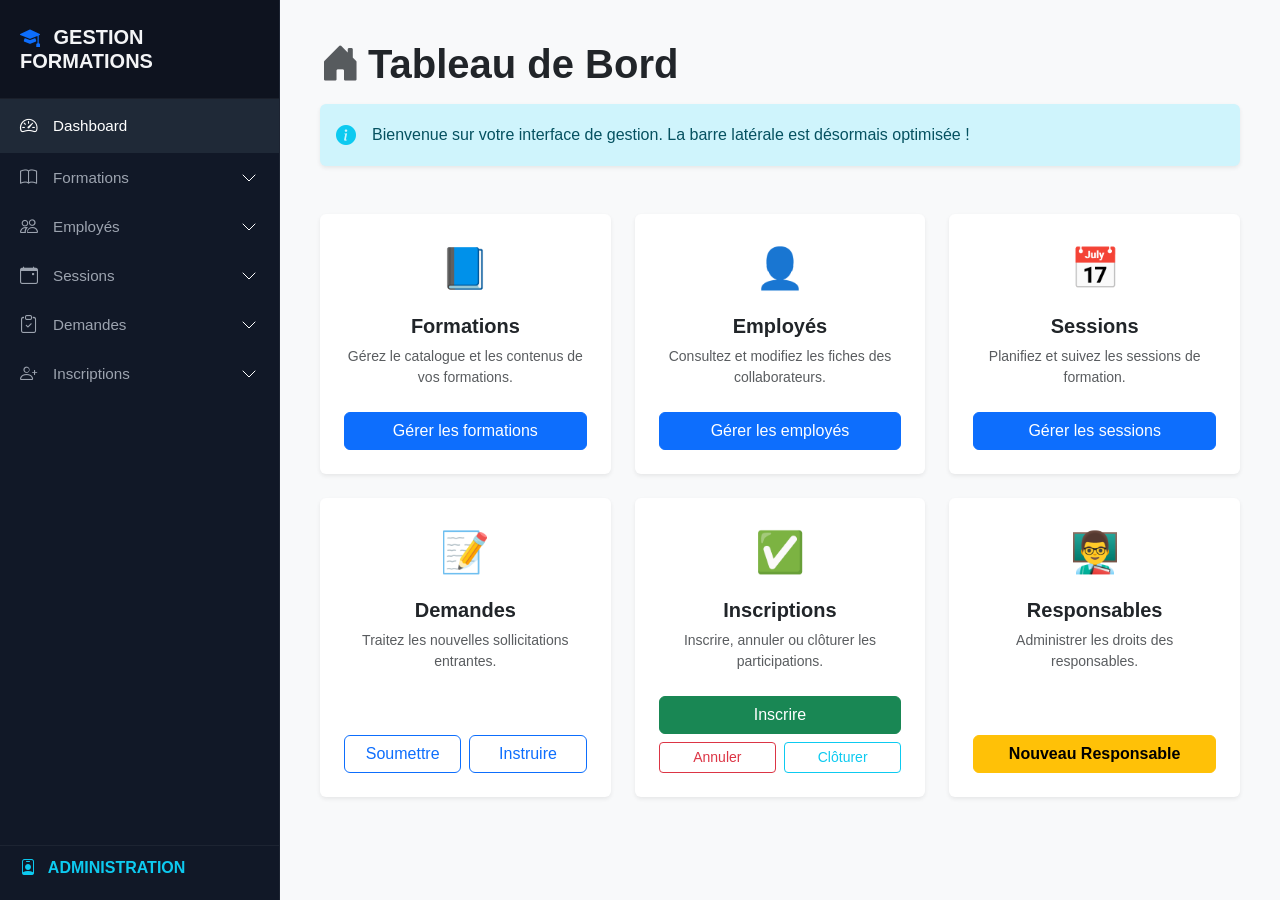
<file: frontend/index.html>
<!DOCTYPE html>
<html lang="fr">

<head>
    <meta charset="UTF-8">
    <meta name="viewport" content="width=device-width, initial-scale=1">
    <title>Dashboard - Gestion de Formation</title>

    <link href="https://cdn.jsdelivr.net/npm/bootstrap@5.3.2/dist/css/bootstrap.min.css" rel="stylesheet">
    <link rel="stylesheet" href="https://cdn.jsdelivr.net/npm/bootstrap-icons@1.11.1/font/bootstrap-icons.css">

    <style>
        :root {
            --sidebar-bg: #111827; /* Bleu nuit très foncé */
            --sidebar-hover: #1f2937;
            --accent-color: #3b82f6; /* Bleu vif */
        }

        body { font-family: 'Segoe UI', Tahoma, Geneva, Verdana, sans-serif; }

        /* ✅ SIDEBAR AMÉLIORÉE */
        #sidebar {
            width: 280px;
            min-height: 100vh;
            background: var(--sidebar-bg);
            position: fixed;
            color: #f3f4f6;
            padding: 0;
            z-index: 1050;
            transition: all 0.3s cubic-bezier(0.4, 0, 0.2, 1);
            border-right: 1px solid rgba(255,255,255,0.05);
        }

        .sidebar-header {
            padding: 25px 20px;
            background: rgba(0,0,0,0.2);
            border-bottom: 1px solid rgba(255,255,255,0.05);
        }

        /* Liens de menu simples (ex: Dashboard) */
        .sidebar-link {
            display: flex;
            align-items: center;
            padding: 14px 20px;
            color: #9ca3af !important;
            text-decoration: none;
            font-size: 0.95rem;
            font-weight: 500;
            transition: 0.2s;
        }

        .sidebar-link i {
            margin-right: 15px;
            font-size: 1.1rem;
        }

        .sidebar-link:hover, .sidebar-link.active {
            color: white !important;
            background: var(--sidebar-hover);
        }

        /* Style des boutons d'accordéon (menus déroulants) */
        #sidebar .accordion-item {
            background: transparent !important;
            border: none;
        }

        #sidebar .accordion-button {
            background: transparent !important;
            color: #9ca3af !important;
            padding: 14px 20px;
            font-size: 0.95rem;
            font-weight: 500;
            box-shadow: none !important;
            transition: 0.2s;
        }

        #sidebar .accordion-button i {
            margin-right: 15px;
            font-size: 1.1rem;
        }

        #sidebar .accordion-button:not(.collapsed) {
            color: white !important;
            background: var(--sidebar-hover) !important;
        }

        #sidebar .accordion-button::after {
            filter: brightness(0) invert(1); /* Flèche en blanc */
            transform: scale(0.8);
        }

        #sidebar .accordion-button:hover {
            color: white !important;
            background: var(--sidebar-hover) !important;
        }

        /* Liens dans l'accordéon */
        #sidebar .accordion-body {
            padding: 5px 0 10px 0;
            background: rgba(0,0,0,0.1);
        }

        #sidebar .accordion-body a {
            color: #9ca3af;
            padding: 10px 20px 10px 50px;
            display: block;
            text-decoration: none;
            font-size: 0.9rem;
            transition: 0.2s;
            position: relative;
        }

        #sidebar .accordion-body a:hover {
            color: white;
            background: rgba(255,255,255,0.05);
        }

        #sidebar .accordion-body a::before {
            content: '';
            position: absolute;
            left: 30px;
            top: 50%;
            width: 4px;
            height: 4px;
            background: #4b5563;
            border-radius: 50%;
            transform: translateY(-50%);
        }

        /* Section Spéciale Administration */
        .nav-special {
            margin-top: auto; /* Pousse vers le bas */
            padding: 10px 20px 20px 20px;
            border-top: 1px solid rgba(255,255,255,0.05);
        }

        /* ✅ CONTENU */
        #content {
            margin-left: 280px;
            width: calc(100% - 280px);
            padding: 40px;
            min-height: 100vh;
            transition: all 0.3s;
        }

        /* Style des cartes d'option */
        .option-card {
            transition: transform 0.2s, box-shadow 0.2s;
            border: none;
        }

        .option-card:hover {
            transform: translateY(-5px);
            box-shadow: 0 10px 20px rgba(0,0,0,0.08) !important;
        }

        /* ✅ MOBILE ADAPTATION */
        @media (max-width: 992px) {
            #sidebar { margin-left: -280px; }
            #content { margin-left: 0; width: 100%; padding: 20px; }
            #sidebar.show { margin-left: 0; }
            .mobile-nav { display: block !important; }
        }

        .mobile-nav {
            display: none;
            background: white;
            padding: 10px 15px;
            border-bottom: 1px solid #ddd;
        }
    </style>
</head>

<body class="bg-light">

<div class="mobile-nav">
    <button class="btn btn-outline-dark btn-sm" onclick="toggleSidebar()">
        <i class="bi bi-list fs-5"></i> Menu
    </button>
</div>

<div class="d-flex">

    <div id="sidebar" class="d-flex flex-column">
        <div class="sidebar-header">
            <h5 class="mb-0 fw-bold"><i class="bi bi-mortarboard-fill me-2 text-primary"></i> GESTION FORMATIONS</h5>
        </div>

        <div class="accordion accordion-flush" id="menuAcc">

            <div class="accordion-item">
                <a href="index.html" class="sidebar-link active">
                    <i class="bi bi-speedometer2"></i> Dashboard
                </a>
            </div>

            <div class="accordion-item">
                <h2 class="accordion-header">
                    <button class="accordion-button collapsed" data-bs-toggle="collapse" data-bs-target="#fm">
                        <i class="bi bi-book"></i> Formations
                    </button>
                </h2>
                <div id="fm" class="accordion-collapse collapse" data-bs-parent="#menuAcc">
                    <div class="accordion-body">
                        <a href="formations/list.html">Liste des formations</a>
                        <a href="formations/add.html">Ajouter une formation</a>
                    </div>
                </div>
            </div>

            <div class="accordion-item">
                <h2 class="accordion-header">
                    <button class="accordion-button collapsed" data-bs-toggle="collapse" data-bs-target="#emp">
                        <i class="bi bi-people"></i> Employés
                    </button>
                </h2>
                <div id="emp" class="accordion-collapse collapse" data-bs-parent="#menuAcc">
                    <div class="accordion-body">
                        <a href="employes/list.html">Annuaire</a>
                        <a href="employes/add.html">Nouveau profil</a>
                    </div>
                </div>
            </div>

            <div class="accordion-item">
                <h2 class="accordion-header">
                    <button class="accordion-button collapsed" data-bs-toggle="collapse" data-bs-target="#ses">
                        <i class="bi bi-calendar-event"></i> Sessions
                    </button>
                </h2>
                <div id="ses" class="accordion-collapse collapse" data-bs-parent="#menuAcc">
                    <div class="accordion-body">
                        <a href="sessions/list.html">Calendrier</a>
                        <a href="sessions/add.html">Créer une session</a>
                    </div>
                </div>
            </div>

            <div class="accordion-item">
                <h2 class="accordion-header">
                    <button class="accordion-button collapsed" data-bs-toggle="collapse" data-bs-target="#dem">
                        <i class="bi bi-clipboard-check"></i> Demandes
                    </button>
                </h2>
                <div id="dem" class="accordion-collapse collapse" data-bs-parent="#menuAcc">
                    <div class="accordion-body">
                        <a href="demandes/create.html">Soumettre</a>
                        <a href="demandes/instruire.html?id=1">Instructions en attente</a>
                    </div>
                </div>
            </div>

            <div class="accordion-item">
                <h2 class="accordion-header">
                    <button class="accordion-button collapsed" data-bs-toggle="collapse" data-bs-target="#ins">
                        <i class="bi bi-person-plus"></i> Inscriptions
                    </button>
                </h2>
                <div id="ins" class="accordion-collapse collapse" data-bs-parent="#menuAcc">
                    <div class="accordion-body">
                        <a href="inscriptions/inscrire.html">Inscrire un agent</a>
                        <a href="inscriptions/annuler.html">Annulations</a>
                        <a href="inscriptions/cloturer.html">Clôture de session</a>
                    </div>
                </div>
            </div>

        </div>

        <div class="nav-special mt-auto">
            <a href="responsables/add.html" class="nav-link text-info small fw-bold text-decoration-none">
                <i class="bi bi-person-badge me-2"></i> ADMINISTRATION
            </a>
        </div>
    </div>

    <div id="content">

        <h1 class="fw-bold mb-3"><i class="bi bi-house-door-fill text-muted me-2"></i>Tableau de Bord</h1>

        <div class="alert alert-info border-0 shadow-sm mb-5 p-3 d-flex align-items-center" role="alert">
            <i class="bi bi-info-circle-fill fs-5 me-3 text-info"></i>
            <div>Bienvenue sur votre interface de gestion. La barre latérale est désormais optimisée !</div>
        </div>

        <div class="row g-4">

            <div class="col-12 col-md-6 col-lg-4">
                <div class="card shadow-sm h-100 option-card text-center border-0">
                    <div class="card-body d-flex flex-column p-4">
                        <div class="fs-1 mb-3">📘</div>
                        <h5 class="card-title fw-bold">Formations</h5>
                        <p class="card-text text-muted small mb-4">Gérez le catalogue et les contenus de vos formations.</p>
                        <div class="mt-auto">
                            <a href="formations/list.html" class="btn btn-primary w-100">Gérer les formations</a>
                        </div>
                    </div>
                </div>
            </div>

            <div class="col-12 col-md-6 col-lg-4">
                <div class="card shadow-sm h-100 option-card text-center border-0">
                    <div class="card-body d-flex flex-column p-4">
                        <div class="fs-1 mb-3">👤</div>
                        <h5 class="card-title fw-bold">Employés</h5>
                        <p class="card-text text-muted small mb-4">Consultez et modifiez les fiches des collaborateurs.</p>
                        <div class="mt-auto">
                            <a href="employes/list.html" class="btn btn-primary w-100">Gérer les employés</a>
                        </div>
                    </div>
                </div>
            </div>

            <div class="col-12 col-md-6 col-lg-4">
                <div class="card shadow-sm h-100 option-card text-center border-0">
                    <div class="card-body d-flex flex-column p-4">
                        <div class="fs-1 mb-3">📅</div>
                        <h5 class="card-title fw-bold">Sessions</h5>
                        <p class="card-text text-muted small mb-4">Planifiez et suivez les sessions de formation.</p>
                        <div class="mt-auto">
                            <a href="sessions/list.html" class="btn btn-primary w-100">Gérer les sessions</a>
                        </div>
                    </div>
                </div>
            </div>

            <div class="col-12 col-md-6 col-lg-4">
                <div class="card shadow-sm h-100 option-card text-center border-0">
                    <div class="card-body d-flex flex-column p-4">
                        <div class="fs-1 mb-3">📝</div>
                        <h5 class="card-title fw-bold">Demandes</h5>
                        <p class="card-text text-muted small mb-4">Traitez les nouvelles sollicitations entrantes.</p>
                        <div class="mt-auto row g-2">
                            <div class="col-6"><a href="demandes/create.html" class="btn btn-outline-primary w-100">Soumettre</a></div>
                            <div class="col-6"><a href="demandes/instruire.html?id=1" class="btn btn-outline-primary w-100">Instruire</a></div>
                        </div>
                    </div>
                </div>
            </div>

            <div class="col-12 col-md-6 col-lg-4">
                <div class="card shadow-sm h-100 option-card text-center border-0">
                    <div class="card-body d-flex flex-column p-4">
                        <div class="fs-1 mb-3 text-success">✅</div>
                        <h5 class="card-title fw-bold">Inscriptions</h5>
                        <p class="card-text text-muted small mb-4">Inscrire, annuler ou clôturer les participations.</p>
                        <div class="mt-auto">
                            <a href="inscriptions/inscrire.html" class="btn btn-success w-100 mb-2">Inscrire</a>
                            <div class="row g-2">
                                <div class="col-6"><a href="inscriptions/annuler.html" class="btn btn-outline-danger btn-sm w-100">Annuler</a></div>
                                <div class="col-6"><a href="inscriptions/cloturer.html" class="btn btn-outline-info btn-sm w-100">Clôturer</a></div>
                            </div>
                        </div>
                    </div>
                </div>
            </div>

            <div class="col-12 col-md-6 col-lg-4">
                <div class="card shadow-sm h-100 option-card text-center border-0 bg-white">
                    <div class="card-body d-flex flex-column p-4">
                        <div class="fs-1 mb-3">👨‍🏫</div>
                        <h5 class="card-title fw-bold">Responsables</h5>
                        <p class="card-text text-muted small mb-4">Administrer les droits des responsables.</p>
                        <div class="mt-auto">
                            <a href="responsables/add.html" class="btn btn-warning w-100 fw-bold">Nouveau Responsable</a>
                        </div>
                    </div>
                </div>
            </div>

        </div>

    </div>

</div>

<script src="https://cdn.jsdelivr.net/npm/bootstrap@5.3.2/dist/js/bootstrap.bundle.min.js"></script>
<script>
    function toggleSidebar() {
        document.getElementById('sidebar').classList.toggle('show');
    }
</script>

</body>
</html>
</file>
